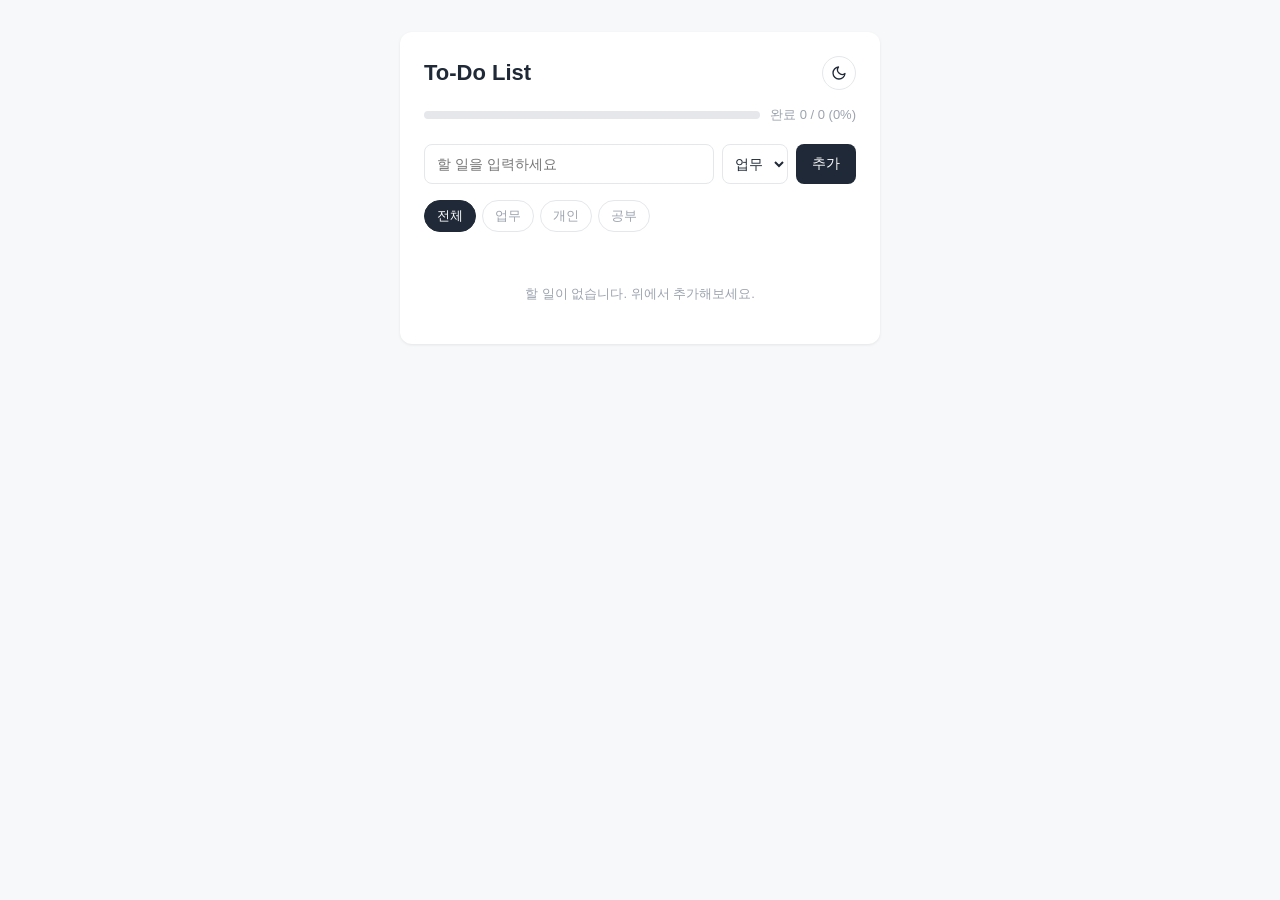
<file: index.html>
<!DOCTYPE html>
<html lang="ko">
<head>
<meta charset="UTF-8">
<meta name="viewport" content="width=device-width, initial-scale=1.0">
<title>To-Do List</title>
<link rel="stylesheet" href="style.css">
<script>
  (function () {
    var saved = localStorage.getItem("theme");
    var theme = saved || (window.matchMedia("(prefers-color-scheme: dark)").matches ? "dark" : "light");
    document.documentElement.setAttribute("data-theme", theme);
  })();
</script>
</head>
<body>
  <div class="app">
    <header class="header">
      <div class="header-top">
        <h1>To-Do List</h1>
        <button type="button" id="themeToggle" class="theme-toggle" aria-label="다크 모드 전환">
          <svg class="icon-moon" viewBox="0 0 24 24" width="16" height="16" fill="none" stroke="currentColor" stroke-width="2" stroke-linecap="round" stroke-linejoin="round" aria-hidden="true">
            <path d="M21 12.79A9 9 0 1 1 11.21 3 7 7 0 0 0 21 12.79z"></path>
          </svg>
          <svg class="icon-sun" viewBox="0 0 24 24" width="16" height="16" fill="none" stroke="currentColor" stroke-width="2" stroke-linecap="round" stroke-linejoin="round" aria-hidden="true">
            <circle cx="12" cy="12" r="5"></circle>
            <line x1="12" y1="1" x2="12" y2="3"></line>
            <line x1="12" y1="21" x2="12" y2="23"></line>
            <line x1="4.22" y1="4.22" x2="5.64" y2="5.64"></line>
            <line x1="18.36" y1="18.36" x2="19.78" y2="19.78"></line>
            <line x1="1" y1="12" x2="3" y2="12"></line>
            <line x1="21" y1="12" x2="23" y2="12"></line>
            <line x1="4.22" y1="19.78" x2="5.64" y2="18.36"></line>
            <line x1="18.36" y1="5.64" x2="19.78" y2="4.22"></line>
          </svg>
        </button>
      </div>
      <div class="progress">
        <div class="progress-bar">
          <div class="progress-fill" id="progressFill"></div>
        </div>
        <span class="progress-text" id="progressText">완료 0 / 0 (0%)</span>
      </div>
    </header>

    <form class="add-form" id="addForm">
      <input
        type="text"
        id="todoInput"
        placeholder="할 일을 입력하세요"
        autocomplete="off"
        maxlength="200"
      >
      <select id="categorySelect">
        <option value="업무">업무</option>
        <option value="개인">개인</option>
        <option value="공부">공부</option>
      </select>
      <button type="submit">추가</button>
    </form>

    <nav class="filter-tabs" id="filterTabs">
      <button class="filter-tab active" data-filter="전체">전체</button>
      <button class="filter-tab" data-filter="업무">업무</button>
      <button class="filter-tab" data-filter="개인">개인</button>
      <button class="filter-tab" data-filter="공부">공부</button>
    </nav>

    <ul class="todo-list" id="todoList"></ul>

    <p class="empty-state" id="emptyState">할 일이 없습니다. 위에서 추가해보세요.</p>
  </div>

  <script src="script.js"></script>
</body>
</html>
</file>
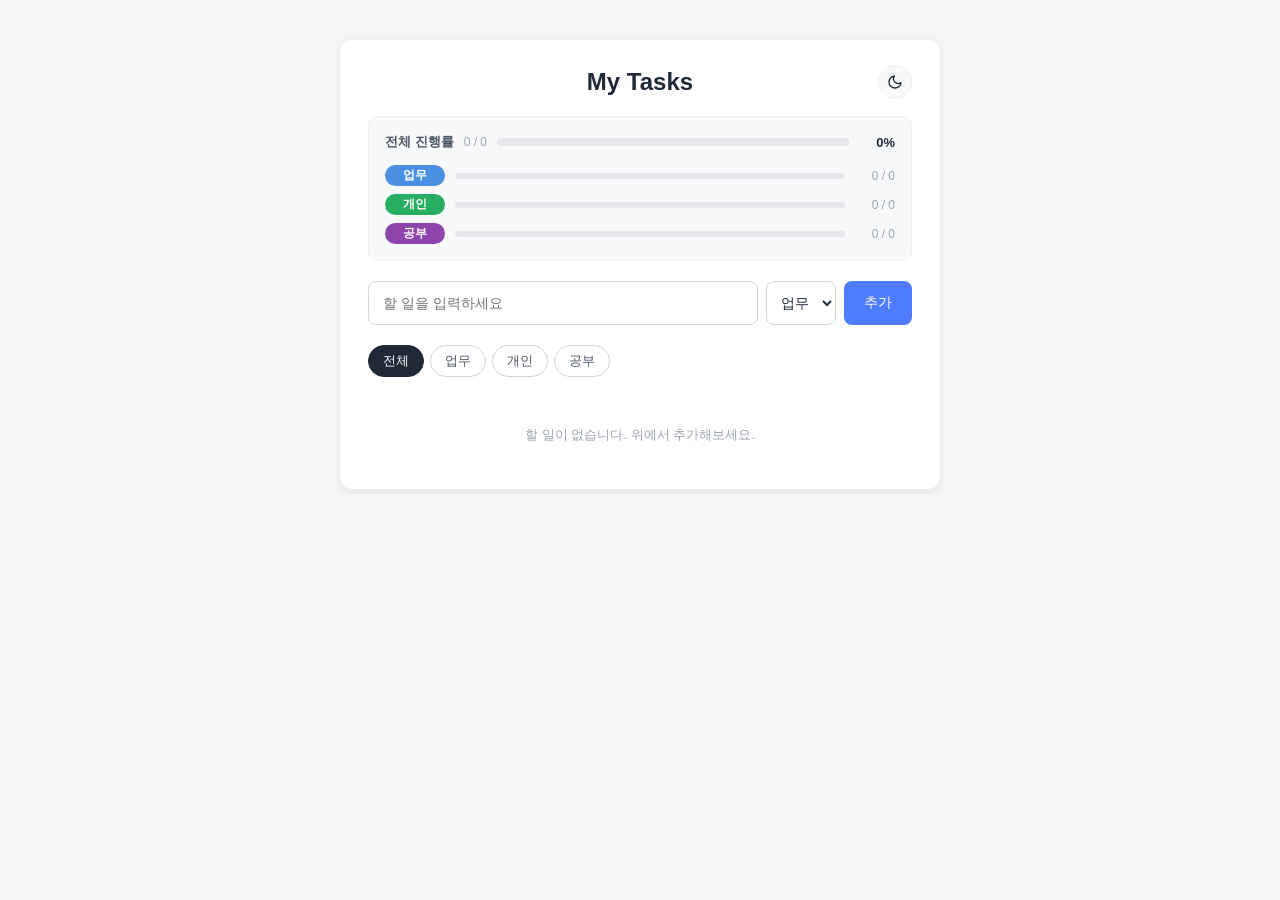
<file: basic/index.html>
<!DOCTYPE html>
<html lang="ko">
<head>
<meta charset="UTF-8">
<meta name="viewport" content="width=device-width, initial-scale=1.0">
<title>My Tasks</title>
<link rel="stylesheet" href="style.css">
<script>
  (function () {
    var saved = localStorage.getItem("basic_theme");
    var theme = saved || (window.matchMedia("(prefers-color-scheme: dark)").matches ? "dark" : "light");
    document.documentElement.setAttribute("data-theme", theme);
  })();
</script>
</head>
<body>
  <div class="app">
    <div class="header-top">
      <h1>My Tasks</h1>
      <button type="button" id="themeToggle" class="theme-toggle" aria-label="다크 모드 전환">
        <svg class="icon-moon" viewBox="0 0 24 24" width="16" height="16" fill="none" stroke="currentColor" stroke-width="2" stroke-linecap="round" stroke-linejoin="round" aria-hidden="true">
          <path d="M21 12.79A9 9 0 1 1 11.21 3 7 7 0 0 0 21 12.79z"></path>
        </svg>
        <svg class="icon-sun" viewBox="0 0 24 24" width="16" height="16" fill="none" stroke="currentColor" stroke-width="2" stroke-linecap="round" stroke-linejoin="round" aria-hidden="true">
          <circle cx="12" cy="12" r="5"></circle>
          <line x1="12" y1="1" x2="12" y2="3"></line>
          <line x1="12" y1="21" x2="12" y2="23"></line>
          <line x1="4.22" y1="4.22" x2="5.64" y2="5.64"></line>
          <line x1="18.36" y1="18.36" x2="19.78" y2="19.78"></line>
          <line x1="1" y1="12" x2="3" y2="12"></line>
          <line x1="21" y1="12" x2="23" y2="12"></line>
          <line x1="4.22" y1="19.78" x2="5.64" y2="18.36"></line>
          <line x1="18.36" y1="5.64" x2="19.78" y2="4.22"></line>
        </svg>
      </button>
    </div>

    <section class="dashboard" id="dashboard">
      <div class="dashboard-overall">
        <span class="dashboard-overall-label">전체 진행률</span>
        <span class="dashboard-overall-count" id="overallCount">0 / 0</span>
        <div class="bar-track">
          <div class="bar-fill" id="overallFill"></div>
        </div>
        <span class="dashboard-overall-percent" id="overallPercent">0%</span>
      </div>
      <div class="dashboard-categories" id="dashboardCategories"></div>
    </section>

    <form class="add-form" id="addForm">
      <input
        type="text"
        id="todoInput"
        placeholder="할 일을 입력하세요"
        autocomplete="off"
        maxlength="200"
        aria-label="할 일 입력"
      >
      <select id="categorySelect" aria-label="카테고리 선택">
        <option value="work">업무</option>
        <option value="personal">개인</option>
        <option value="study">공부</option>
      </select>
      <button type="submit">추가</button>
    </form>

    <nav class="filter-tabs" id="filterTabs">
      <button type="button" class="filter-tab" data-filter="all">전체</button>
      <button type="button" class="filter-tab" data-filter="work">업무</button>
      <button type="button" class="filter-tab" data-filter="personal">개인</button>
      <button type="button" class="filter-tab" data-filter="study">공부</button>
    </nav>

    <ul class="todo-list" id="todoList"></ul>
  </div>

  <script src="script.js"></script>
</body>
</html>
</file>
<file: style.css>
:root {
  --color-work: #4f7cff;
  --color-personal: #22b573;
  --color-study: #f5a524;
  --border: #e5e7eb;
  --text: #1f2937;
  --text-muted: #9ca3af;
  --bg: #f7f8fa;
  --card-bg: #ffffff;
  --input-bg: #ffffff;
  --accent: #1f2937;
  --accent-text: #ffffff;
  --shadow: rgba(0, 0, 0, 0.08);
}

[data-theme="dark"] {
  --color-work: #6c8fff;
  --color-personal: #34d189;
  --color-study: #ffb84d;
  --border: #343a46;
  --text: #e5e7eb;
  --text-muted: #7d8794;
  --bg: #14171c;
  --card-bg: #1c2028;
  --input-bg: #262b34;
  --accent: #e5e7eb;
  --accent-text: #14171c;
  --shadow: rgba(0, 0, 0, 0.4);
}

* {
  box-sizing: border-box;
}

body {
  margin: 0;
  font-family: -apple-system, BlinkMacSystemFont, "Segoe UI", "Malgun Gothic", sans-serif;
  background: var(--bg);
  color: var(--text);
  display: flex;
  justify-content: center;
  padding: 32px 16px;
  transition: background-color 0.2s ease, color 0.2s ease;
}

.app {
  width: 100%;
  max-width: 480px;
  background: var(--card-bg);
  border-radius: 12px;
  box-shadow: 0 1px 3px var(--shadow);
  padding: 24px;
  transition: background-color 0.2s ease;
}

.header-top {
  display: flex;
  align-items: center;
  justify-content: space-between;
  margin-bottom: 16px;
}

.header h1 {
  margin: 0;
  font-size: 22px;
}

.theme-toggle {
  border: 1px solid var(--border);
  background: var(--input-bg);
  border-radius: 999px;
  width: 34px;
  height: 34px;
  cursor: pointer;
  display: flex;
  align-items: center;
  justify-content: center;
  color: var(--text);
}

.theme-toggle svg {
  width: 16px;
  height: 16px;
}

.theme-toggle .icon-sun {
  display: none;
}

[data-theme="dark"] .theme-toggle .icon-moon {
  display: none;
}

[data-theme="dark"] .theme-toggle .icon-sun {
  display: block;
}

.progress {
  display: flex;
  align-items: center;
  gap: 10px;
  margin-bottom: 20px;
}

.progress-bar {
  flex: 1;
  height: 8px;
  background: var(--border);
  border-radius: 4px;
  overflow: hidden;
}

.progress-fill {
  height: 100%;
  width: 0%;
  background: var(--color-personal);
  transition: width 0.2s ease;
}

.progress-text {
  font-size: 13px;
  color: var(--text-muted);
  white-space: nowrap;
}

.add-form {
  display: flex;
  gap: 8px;
  margin-bottom: 16px;
}

.add-form input[type="text"] {
  flex: 1;
  padding: 10px 12px;
  border: 1px solid var(--border);
  border-radius: 8px;
  font-size: 14px;
  background: var(--input-bg);
  color: var(--text);
}

.add-form select {
  padding: 10px 8px;
  border: 1px solid var(--border);
  border-radius: 8px;
  font-size: 14px;
  background: var(--input-bg);
  color: var(--text);
}

.add-form button {
  padding: 10px 16px;
  border: none;
  border-radius: 8px;
  background: var(--accent);
  color: var(--accent-text);
  font-size: 14px;
  cursor: pointer;
}

.add-form button:hover {
  opacity: 0.85;
}

.filter-tabs {
  display: flex;
  gap: 6px;
  margin-bottom: 16px;
}

.filter-tab {
  padding: 6px 12px;
  border: 1px solid var(--border);
  border-radius: 999px;
  background: var(--input-bg);
  font-size: 13px;
  cursor: pointer;
  color: var(--text-muted);
}

.filter-tab.active {
  background: var(--accent);
  color: var(--accent-text);
  border-color: var(--accent);
}

.todo-list {
  list-style: none;
  margin: 0;
  padding: 0;
  display: flex;
  flex-direction: column;
  gap: 8px;
}

.todo-item {
  display: flex;
  align-items: center;
  gap: 10px;
  padding: 10px 12px;
  border: 1px solid var(--border);
  border-radius: 8px;
}

.todo-item.completed .todo-text {
  text-decoration: line-through;
  color: var(--text-muted);
}

.todo-item input[type="checkbox"] {
  width: 18px;
  height: 18px;
  flex-shrink: 0;
  cursor: pointer;
}

.todo-text {
  flex: 1;
  font-size: 14px;
  word-break: break-word;
  cursor: text;
}

.todo-category {
  font-size: 11px;
  padding: 3px 8px;
  border-radius: 999px;
  color: white;
  white-space: nowrap;
}

.todo-category[data-category="업무"] { background: var(--color-work); }
.todo-category[data-category="개인"] { background: var(--color-personal); }
.todo-category[data-category="공부"] { background: var(--color-study); }

.todo-actions {
  display: flex;
  gap: 4px;
  flex-shrink: 0;
}

.todo-actions button {
  border: none;
  background: transparent;
  cursor: pointer;
  font-size: 14px;
  padding: 4px 6px;
  border-radius: 6px;
  color: var(--text-muted);
}

.todo-actions button:hover {
  background: var(--bg);
}

.todo-edit-input {
  flex: 1;
  font-size: 14px;
  padding: 4px 6px;
  border: 1px solid var(--color-work);
  border-radius: 6px;
  background: var(--input-bg);
  color: var(--text);
}

.todo-edit-select {
  font-size: 12px;
  padding: 4px;
  border: 1px solid var(--border);
  border-radius: 6px;
  background: var(--input-bg);
  color: var(--text);
}

.empty-state {
  text-align: center;
  color: var(--text-muted);
  font-size: 13px;
  padding: 24px 0 4px;
  display: none;
}
</file>
<file: basic/style.css>
:root {
  --color-work: #4a90e2;
  --color-personal: #27ae60;
  --color-study: #8e44ad;
  --bg: #f4f5f7;
  --card-bg: #ffffff;
  --panel-bg: #f8f9fb;
  --border: #eef0f3;
  --input-border: #d1d5db;
  --text: #1f2937;
  --text-muted: #9ca3af;
  --text-secondary: #4b5563;
  --track-bg: #e5e7eb;
  --accent: #4f7cff;
  --accent-hover: #3d63e0;
  --accent-text: #ffffff;
  --danger-bg: #fee2e2;
  --danger-text: #dc2626;
  --shadow: rgba(0, 0, 0, 0.08);
}

[data-theme="dark"] {
  --color-work: #6ea8f0;
  --color-personal: #3fd07f;
  --color-study: #b06fd4;
  --bg: #14171c;
  --card-bg: #1c2028;
  --panel-bg: #20242c;
  --border: #343a46;
  --input-border: #3a4150;
  --text: #e5e7eb;
  --text-muted: #7d8794;
  --text-secondary: #b4bcc8;
  --track-bg: #343a46;
  --accent: #6c8fff;
  --accent-hover: #85a1ff;
  --accent-text: #14171c;
  --danger-bg: #3a2020;
  --danger-text: #f27272;
  --shadow: rgba(0, 0, 0, 0.4);
}

* {
  box-sizing: border-box;
}

body {
  margin: 0;
  font-family: -apple-system, BlinkMacSystemFont, "Segoe UI", "Malgun Gothic", sans-serif;
  background: var(--bg);
  color: var(--text);
  display: flex;
  justify-content: center;
  padding: 40px 16px;
  transition: background-color 0.2s ease, color 0.2s ease;
}

.app {
  width: 100%;
  max-width: 600px;
  background: var(--card-bg);
  border-radius: 12px;
  box-shadow: 0 2px 8px var(--shadow);
  padding: 28px;
  transition: background-color 0.2s ease;
}

.header-top {
  display: flex;
  align-items: center;
  justify-content: center;
  position: relative;
  margin-bottom: 20px;
}

h1 {
  margin: 0;
  font-size: 24px;
  text-align: center;
}

.theme-toggle {
  position: absolute;
  right: 0;
  border: 1px solid var(--border);
  background: var(--panel-bg);
  border-radius: 999px;
  width: 34px;
  height: 34px;
  cursor: pointer;
  display: flex;
  align-items: center;
  justify-content: center;
  color: var(--text);
}

.theme-toggle svg {
  width: 16px;
  height: 16px;
}

.theme-toggle .icon-sun {
  display: none;
}

[data-theme="dark"] .theme-toggle .icon-moon {
  display: none;
}

[data-theme="dark"] .theme-toggle .icon-sun {
  display: block;
}

.dashboard {
  background: var(--panel-bg);
  border: 1px solid var(--border);
  border-radius: 10px;
  padding: 16px;
  margin-bottom: 20px;
}

.dashboard-overall {
  display: grid;
  grid-template-columns: auto auto 1fr auto;
  align-items: center;
  gap: 10px;
  margin-bottom: 14px;
}

.dashboard-overall-label {
  font-size: 13px;
  font-weight: 600;
  color: var(--text-secondary);
}

.dashboard-overall-count {
  font-size: 12px;
  color: var(--text-muted);
  white-space: nowrap;
}

.dashboard-overall-percent {
  font-size: 13px;
  font-weight: 600;
  color: var(--text);
  min-width: 36px;
  text-align: right;
}

.bar-track {
  height: 8px;
  background: var(--track-bg);
  border-radius: 4px;
  overflow: hidden;
}

.bar-fill {
  height: 100%;
  width: 0%;
  background: var(--accent);
  border-radius: 4px;
  transition: width 0.25s ease;
}

.dashboard-categories {
  display: flex;
  flex-direction: column;
  gap: 8px;
}

.dashboard-category {
  display: grid;
  grid-template-columns: 60px 1fr auto;
  align-items: center;
  gap: 10px;
}

.dashboard-category-label {
  font-size: 12px;
  font-weight: 600;
  color: #ffffff;
  padding: 2px 8px;
  border-radius: 999px;
  text-align: center;
}

.dashboard-category[data-category="work"] .dashboard-category-label { background: var(--color-work); }
.dashboard-category[data-category="personal"] .dashboard-category-label { background: var(--color-personal); }
.dashboard-category[data-category="study"] .dashboard-category-label { background: var(--color-study); }

.dashboard-category[data-category="work"] .bar-fill { background: var(--color-work); }
.dashboard-category[data-category="personal"] .bar-fill { background: var(--color-personal); }
.dashboard-category[data-category="study"] .bar-fill { background: var(--color-study); }

.dashboard-category .bar-track {
  height: 6px;
}

.dashboard-category-count {
  font-size: 12px;
  color: var(--text-muted);
  min-width: 40px;
  text-align: right;
}

.add-form {
  display: flex;
  gap: 8px;
  margin-bottom: 20px;
}

.add-form input {
  flex: 1;
  padding: 12px 14px;
  border: 1px solid var(--input-border);
  border-radius: 8px;
  font-size: 14px;
  background: var(--card-bg);
  color: var(--text);
  transition: border-color 0.2s ease;
}

.add-form input:focus {
  outline: none;
  border-color: var(--accent);
}

.add-form button {
  padding: 12px 20px;
  border: none;
  border-radius: 8px;
  background: var(--accent);
  color: var(--accent-text);
  font-size: 14px;
  cursor: pointer;
  transition: background-color 0.2s ease;
}

.add-form button:hover {
  background: var(--accent-hover);
}

.add-form select {
  padding: 12px 10px;
  border: 1px solid var(--input-border);
  border-radius: 8px;
  font-size: 14px;
  background: var(--card-bg);
  color: var(--text);
}

.filter-tabs {
  display: flex;
  gap: 6px;
  margin-bottom: 16px;
}

.filter-tab {
  padding: 6px 14px;
  border: 1px solid var(--input-border);
  border-radius: 999px;
  background: var(--card-bg);
  font-size: 13px;
  cursor: pointer;
  color: var(--text-secondary);
  transition: background-color 0.2s ease, color 0.2s ease, border-color 0.2s ease;
}

.filter-tab:hover {
  background: var(--panel-bg);
}

.filter-tab.active {
  background: var(--text);
  color: var(--card-bg);
  border-color: var(--text);
}

.todo-list {
  list-style: none;
  margin: 0;
  padding: 0;
  display: flex;
  flex-direction: column;
  gap: 8px;
}

.todo-item {
  display: flex;
  align-items: center;
  gap: 12px;
  padding: 12px 14px;
  border: 1px solid var(--border);
  border-radius: 8px;
  transition: background-color 0.2s ease, transform 0.15s ease;
}

.todo-item:hover {
  background: var(--panel-bg);
  transform: translateY(-1px);
}

.todo-item input[type="checkbox"] {
  width: 18px;
  height: 18px;
  cursor: pointer;
  flex-shrink: 0;
}

.todo-main {
  flex: 1;
  min-width: 0;
  display: flex;
  flex-direction: column;
  gap: 3px;
}

.todo-text {
  font-size: 14px;
  word-break: break-word;
}

.todo-item.completed .todo-text {
  text-decoration: line-through;
  color: var(--text-muted);
}

.todo-meta {
  display: flex;
  align-items: center;
  gap: 8px;
}

.todo-time {
  font-size: 12px;
  color: var(--text-muted);
}

.category-tag {
  display: inline-block;
  font-size: 11px;
  font-weight: 600;
  padding: 2px 9px;
  border-radius: 999px;
  color: #ffffff;
  white-space: nowrap;
}

.category-tag[data-category="work"] { background: var(--color-work); }
.category-tag[data-category="personal"] { background: var(--color-personal); }
.category-tag[data-category="study"] { background: var(--color-study); }

.delete-btn {
  border: none;
  background: transparent;
  color: var(--text-muted);
  font-size: 16px;
  line-height: 1;
  cursor: pointer;
  padding: 4px 8px;
  border-radius: 6px;
  transition: background-color 0.2s ease, color 0.2s ease;
}

.delete-btn:hover {
  background: var(--danger-bg);
  color: var(--danger-text);
}

.empty-state {
  text-align: center;
  color: var(--text-muted);
  font-size: 13px;
  padding: 20px 0 4px;
}

.theme-toggle:focus-visible,
.filter-tab:focus-visible,
.add-form button:focus-visible,
.delete-btn:focus-visible,
.add-form input:focus-visible,
.add-form select:focus-visible {
  outline: 2px solid var(--accent);
  outline-offset: 2px;
}

@media (max-width: 480px) {
  body {
    padding: 20px 10px;
  }

  .app {
    padding: 20px 16px;
  }

  .add-form {
    flex-wrap: wrap;
  }

  .add-form input {
    flex-basis: 100%;
  }

  .add-form select {
    flex: 1;
  }

  .dashboard-overall {
    grid-template-columns: 1fr auto;
    row-gap: 6px;
  }

  .dashboard-overall .bar-track {
    grid-column: 1 / -1;
  }
}
</file>
